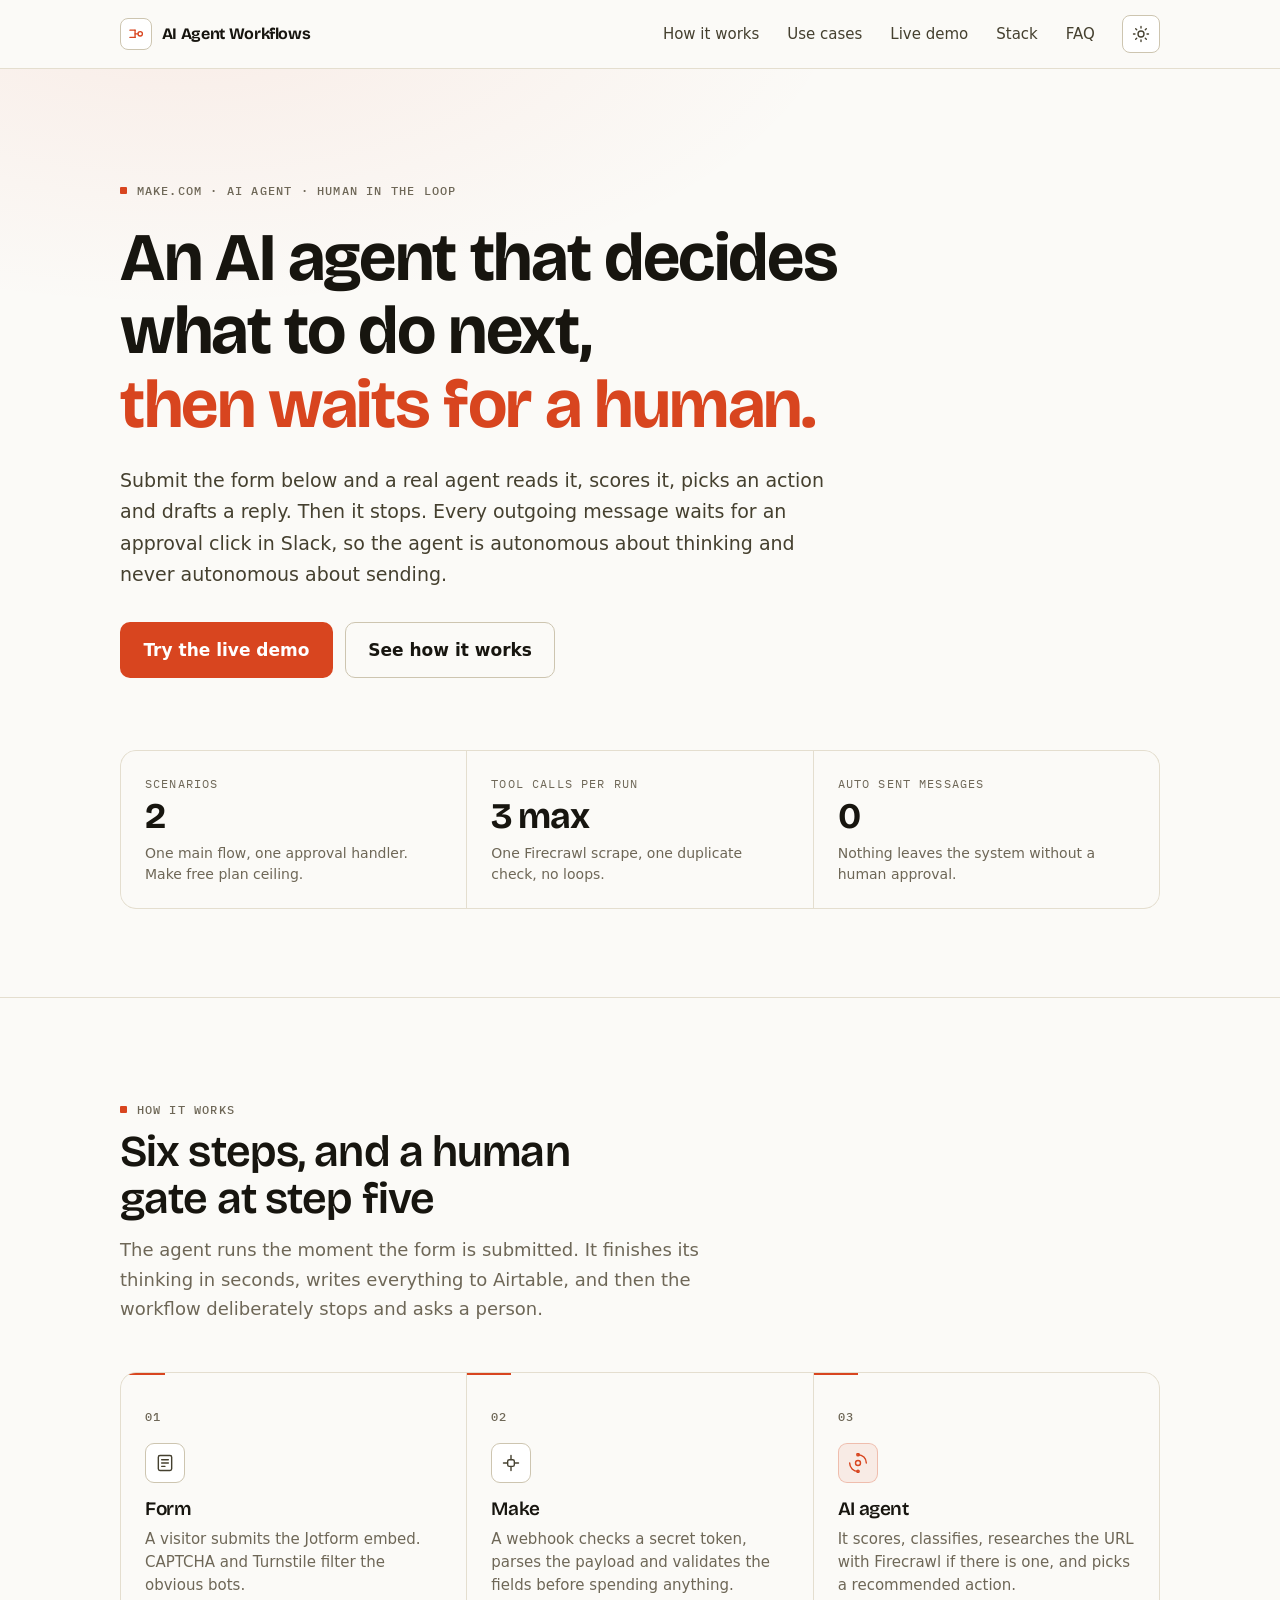
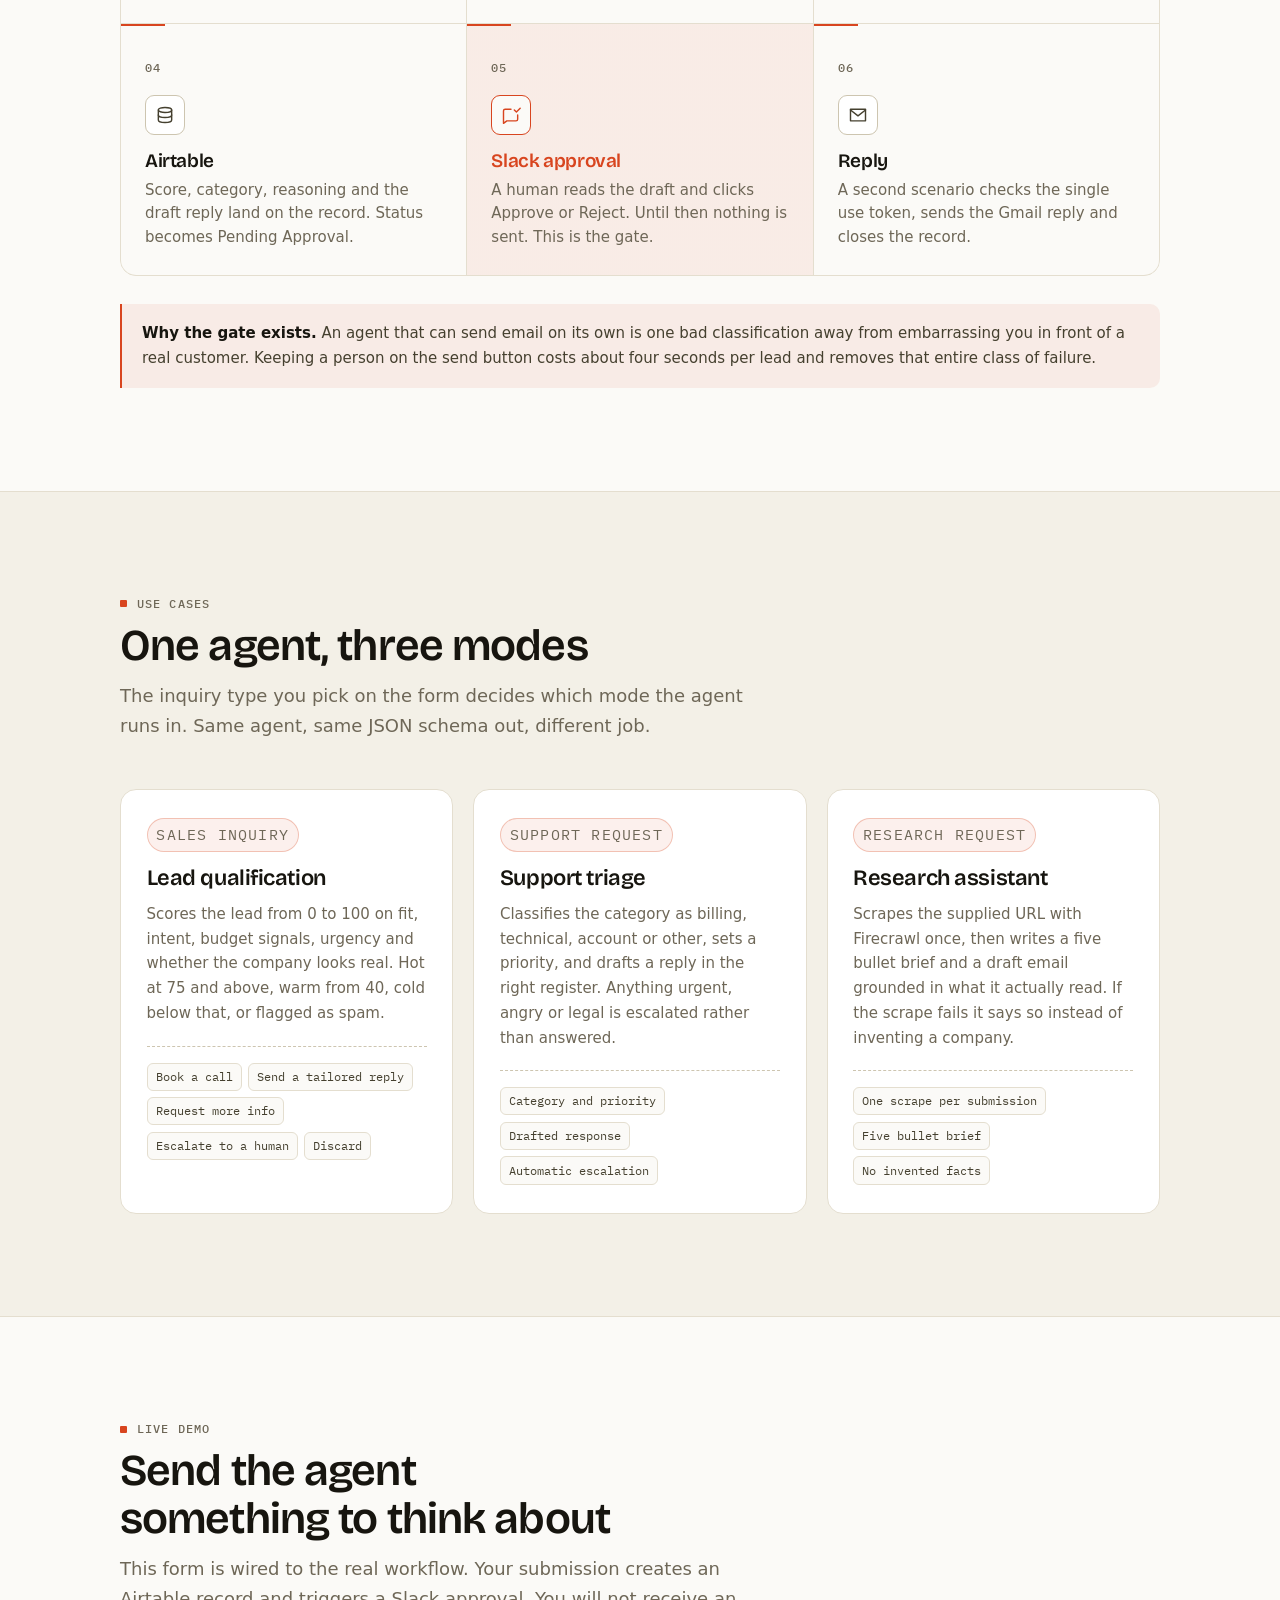
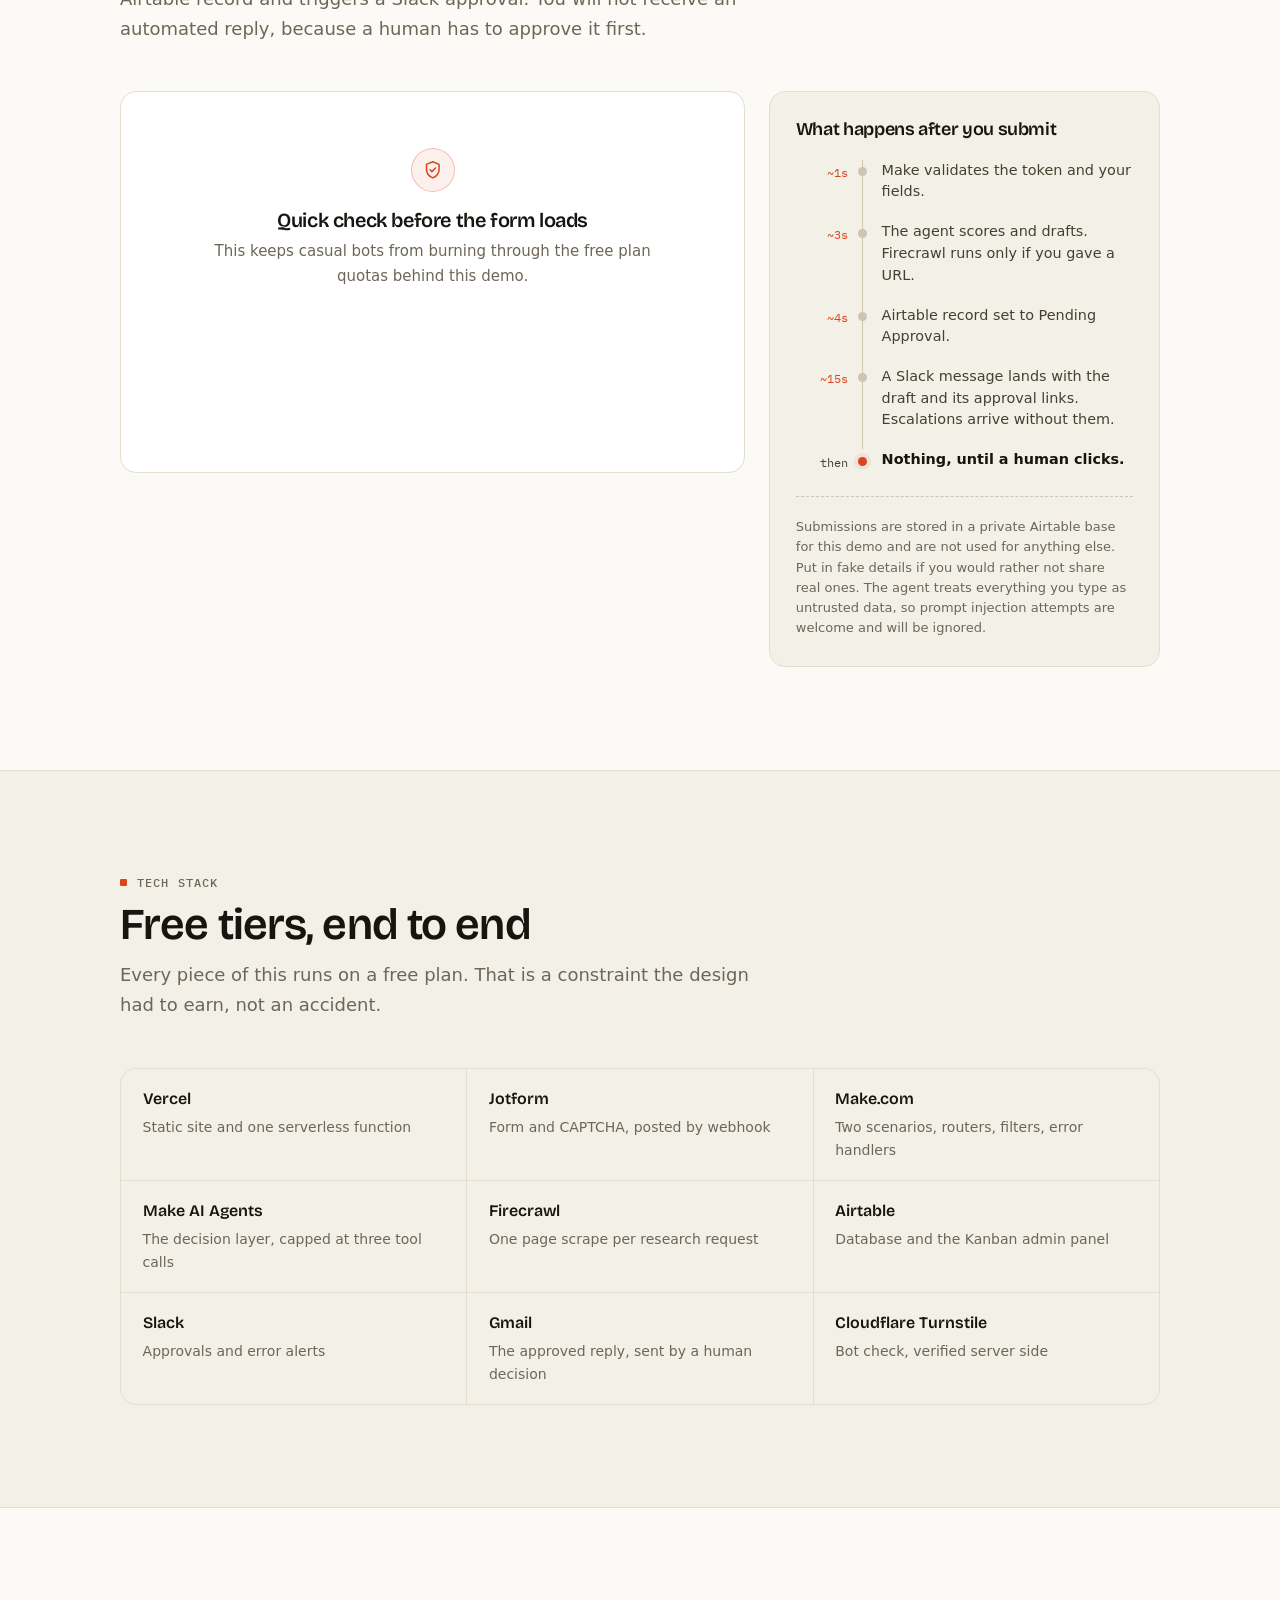
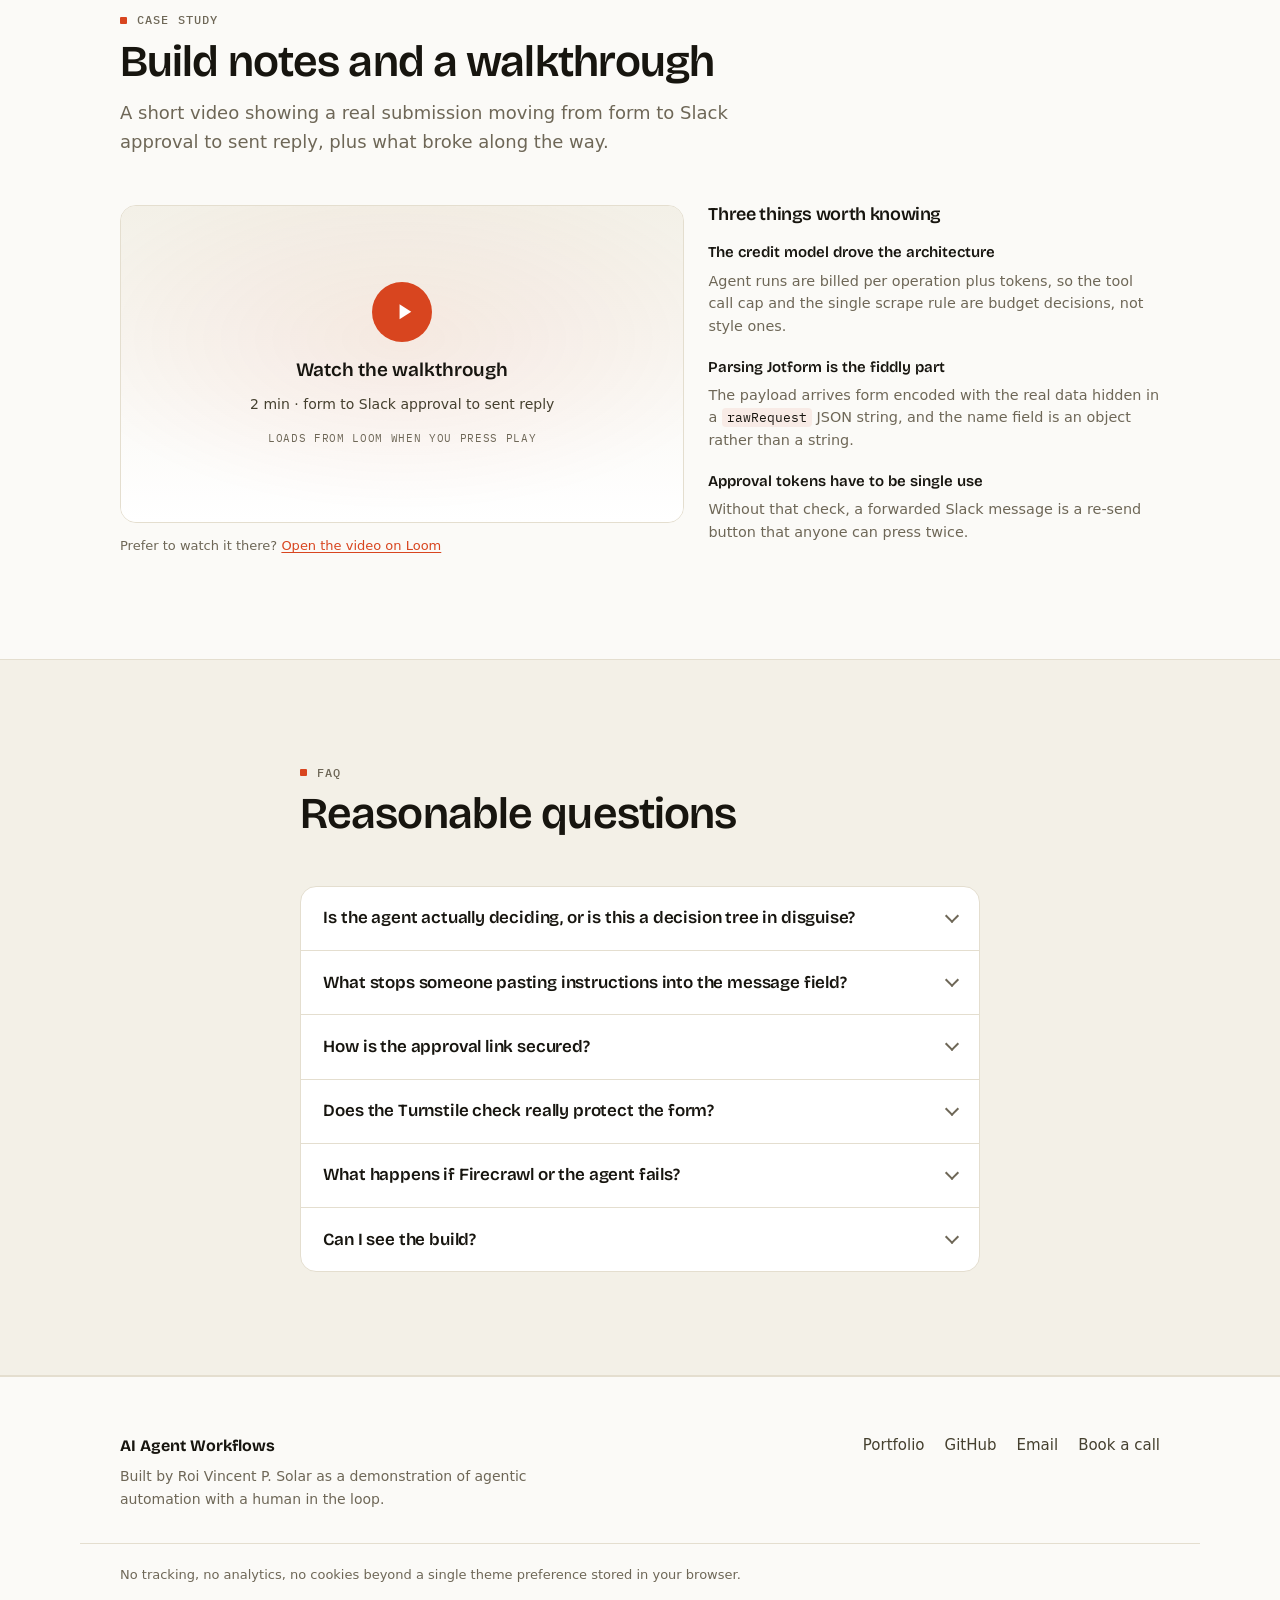
<file: index.html>
<!DOCTYPE html>
<html lang="en" data-theme="light">
<head>
<meta charset="utf-8">
<meta name="viewport" content="width=device-width, initial-scale=1">
<title>AI Agent Workflows — an AI agent that decides, then waits for a human</title>
<meta name="description" content="A working demo of an AI agent built in Make.com. It qualifies leads, triages support and researches companies, then routes every decision through a human approval in Slack before anything is sent.">
<meta name="author" content="Roi Vincent P. Solar">
<meta name="theme-color" content="#FBFAF7" media="(prefers-color-scheme: light)">
<meta name="theme-color" content="#0E0D0B" media="(prefers-color-scheme: dark)">

<link rel="canonical" href="https://aiagentworkflows.vercel.app/">

<!-- Open Graph -->
<meta property="og:type" content="website">
<meta property="og:site_name" content="AI Agent Workflows">
<meta property="og:title" content="AI Agent Workflows — an AI agent that decides, then waits for a human">
<meta property="og:description" content="Submit a form and watch an AI agent score, classify and draft a reply. Nothing reaches the visitor until a human approves it in Slack.">
<meta property="og:url" content="https://aiagentworkflows.vercel.app/">
<meta property="og:image" content="https://aiagentworkflows.vercel.app/assets/og-image.png">
<meta property="og:image:width" content="1200">
<meta property="og:image:height" content="630">
<meta property="og:image:alt" content="AI Agent Workflows: form to Make to AI agent to Airtable to Slack approval to reply.">

<!-- Twitter -->
<meta name="twitter:card" content="summary_large_image">
<meta name="twitter:title" content="AI Agent Workflows — an AI agent that decides, then waits for a human">
<meta name="twitter:description" content="Submit a form and watch an AI agent score, classify and draft a reply. Nothing reaches the visitor until a human approves it in Slack.">
<meta name="twitter:image" content="https://aiagentworkflows.vercel.app/assets/og-image.png">

<link rel="icon" href="/assets/favicon.svg" type="image/svg+xml">

<link rel="preconnect" href="https://fonts.googleapis.com">
<link rel="preconnect" href="https://fonts.gstatic.com" crossorigin>
<link rel="stylesheet" href="https://fonts.googleapis.com/css2?family=Bricolage+Grotesque:opsz,wght@12..96,500;12..96,600;12..96,700&family=IBM+Plex+Mono:wght@400;500&display=swap">
<link rel="stylesheet" href="/styles.css">

<script type="application/ld+json">
{
  "@context": "https://schema.org",
  "@type": "SoftwareApplication",
  "name": "AI Agent Workflows",
  "applicationCategory": "BusinessApplication",
  "operatingSystem": "Web",
  "description": "A demonstration of an AI agent built with Make.com that qualifies leads, triages support requests and researches companies, with a human approval step in Slack before any reply is sent.",
  "author": { "@type": "Person", "name": "Roi Vincent P. Solar" },
  "offers": { "@type": "Offer", "price": "0", "priceCurrency": "USD" }
}
</script>

<!-- Sets the theme before first paint so the page never flashes the wrong colours. -->
<script>
(function () {
  try {
    var saved = localStorage.getItem('aaw-theme');
    var theme = saved || (window.matchMedia('(prefers-color-scheme: dark)').matches ? 'dark' : 'light');
    document.documentElement.setAttribute('data-theme', theme);
  } catch (e) { /* private mode, keep the default */ }
})();
</script>
</head>

<body>
<a class="skip-link" href="#main">Skip to content</a>

<header class="site-header">
  <div class="shell site-header__inner">
    <a class="brand" href="/">
      <span class="brand__mark" aria-hidden="true">
        <svg viewBox="0 0 24 24" fill="none" stroke="currentColor" stroke-width="1.8" stroke-linecap="round" stroke-linejoin="round">
          <path d="M4 7h7"></path><path d="M4 17h7"></path><path d="M11 7v10"></path>
          <circle cx="18" cy="12" r="3"></circle><path d="M11 12h4"></path>
        </svg>
      </span>
      <span class="brand__text">AI Agent Workflows</span>
    </a>

    <nav class="site-nav" id="site-nav" aria-label="Main">
      <a href="#how">How it works</a>
      <a href="#use-cases">Use cases</a>
      <a href="#demo">Live demo</a>
      <a href="#stack">Stack</a>
      <a href="#faq">FAQ</a>
    </nav>

    <div class="site-header__actions">
      <button class="icon-btn" id="theme-toggle" type="button" aria-label="Switch to dark mode" aria-pressed="false">
        <svg class="icon-sun" viewBox="0 0 24 24" fill="none" stroke="currentColor" stroke-width="1.8" stroke-linecap="round" aria-hidden="true">
          <circle cx="12" cy="12" r="4"></circle>
          <path d="M12 2v2M12 20v2M4.9 4.9l1.4 1.4M17.7 17.7l1.4 1.4M2 12h2M20 12h2M4.9 19.1l1.4-1.4M17.7 6.3l1.4-1.4"></path>
        </svg>
        <svg class="icon-moon" viewBox="0 0 24 24" fill="none" stroke="currentColor" stroke-width="1.8" stroke-linecap="round" stroke-linejoin="round" aria-hidden="true">
          <path d="M20 14.5A8.5 8.5 0 1 1 9.5 4a6.5 6.5 0 0 0 10.5 10.5z"></path>
        </svg>
      </button>

      <button class="icon-btn nav-toggle" id="nav-toggle" type="button" aria-label="Open menu" aria-expanded="false" aria-controls="site-nav">
        <svg viewBox="0 0 24 24" fill="none" stroke="currentColor" stroke-width="1.8" stroke-linecap="round" aria-hidden="true">
          <path d="M4 7h16M4 12h16M4 17h16"></path>
        </svg>
      </button>
    </div>
  </div>
</header>

<main id="main">

  <!-- ================= HERO ================= -->
  <section class="hero">
    <div class="shell hero__inner">
      <p class="eyebrow">Make.com · AI agent · human in the loop</p>

      <h1 class="hero__title">
        An AI agent that decides what to do next,
        <span class="hero__title-accent">then waits for a human.</span>
      </h1>

      <p class="hero__lead">
        Submit the form below and a real agent reads it, scores it, picks an action and drafts a reply.
        Then it stops. Every outgoing message waits for an approval click in Slack, so the agent is
        autonomous about thinking and never autonomous about sending.
      </p>

      <div class="hero__actions">
        <a class="btn btn--primary" href="#demo">Try the live demo</a>
        <a class="btn btn--ghost" href="#how">See how it works</a>
      </div>

      <dl class="hero__stats">
        <div class="stat">
          <dt>Scenarios</dt>
          <dd>2</dd>
          <p>One main flow, one approval handler. Make free plan ceiling.</p>
        </div>
        <div class="stat">
          <dt>Tool calls per run</dt>
          <dd>3 max</dd>
          <p>One Firecrawl scrape, one duplicate check, no loops.</p>
        </div>
        <div class="stat">
          <dt>Auto sent messages</dt>
          <dd>0</dd>
          <p>Nothing leaves the system without a human approval.</p>
        </div>
      </dl>
    </div>
  </section>

  <!-- ================= HOW IT WORKS ================= -->
  <section class="section" id="how">
    <div class="shell">
      <header class="section__head">
        <p class="eyebrow">How it works</p>
        <h2 class="section__title">Six steps, and a human gate at step five</h2>
        <p class="section__lead">
          The agent runs the moment the form is submitted. It finishes its thinking in seconds, writes
          everything to Airtable, and then the workflow deliberately stops and asks a person.
        </p>
      </header>

      <ol class="flow" id="flow" aria-label="Workflow from form submission to reply">
        <li class="flow__step">
          <span class="flow__index">01</span>
          <span class="flow__icon" aria-hidden="true">
            <svg viewBox="0 0 24 24" fill="none" stroke="currentColor" stroke-width="1.7" stroke-linecap="round" stroke-linejoin="round">
              <rect x="4" y="3" width="16" height="18" rx="2"></rect>
              <path d="M8 8h8M8 12h8M8 16h4"></path>
            </svg>
          </span>
          <h3>Form</h3>
          <p>A visitor submits the Jotform embed. CAPTCHA and Turnstile filter the obvious bots.</p>
        </li>

        <li class="flow__step">
          <span class="flow__index">02</span>
          <span class="flow__icon" aria-hidden="true">
            <svg viewBox="0 0 24 24" fill="none" stroke="currentColor" stroke-width="1.7" stroke-linecap="round" stroke-linejoin="round">
              <path d="M12 3v4M12 17v4M3 12h4M17 12h4"></path>
              <rect x="8" y="8" width="8" height="8" rx="2"></rect>
            </svg>
          </span>
          <h3>Make</h3>
          <p>A webhook checks a secret token, parses the payload and validates the fields before spending anything.</p>
        </li>

        <li class="flow__step flow__step--accent">
          <span class="flow__index">03</span>
          <span class="flow__icon" aria-hidden="true">
            <svg viewBox="0 0 24 24" fill="none" stroke="currentColor" stroke-width="1.7" stroke-linecap="round" stroke-linejoin="round">
              <circle cx="12" cy="12" r="3"></circle>
              <path d="M12 2a10 10 0 0 1 10 10M12 22A10 10 0 0 1 2 12"></path>
              <circle cx="12" cy="2" r="1.4"></circle><circle cx="12" cy="22" r="1.4"></circle>
            </svg>
          </span>
          <h3>AI agent</h3>
          <p>It scores, classifies, researches the URL with Firecrawl if there is one, and picks a recommended action.</p>
        </li>

        <li class="flow__step">
          <span class="flow__index">04</span>
          <span class="flow__icon" aria-hidden="true">
            <svg viewBox="0 0 24 24" fill="none" stroke="currentColor" stroke-width="1.7" stroke-linecap="round" stroke-linejoin="round">
              <ellipse cx="12" cy="6" rx="8" ry="3"></ellipse>
              <path d="M4 6v12c0 1.7 3.6 3 8 3s8-1.3 8-3V6"></path>
              <path d="M4 12c0 1.7 3.6 3 8 3s8-1.3 8-3"></path>
            </svg>
          </span>
          <h3>Airtable</h3>
          <p>Score, category, reasoning and the draft reply land on the record. Status becomes Pending Approval.</p>
        </li>

        <li class="flow__step flow__step--gate">
          <span class="flow__index">05</span>
          <span class="flow__icon" aria-hidden="true">
            <svg viewBox="0 0 24 24" fill="none" stroke="currentColor" stroke-width="1.7" stroke-linecap="round" stroke-linejoin="round">
              <path d="M20 12v5a2 2 0 0 1-2 2H7l-4 3V7a2 2 0 0 1 2-2h7"></path>
              <path d="M16 6l2.5 2.5L23 4"></path>
            </svg>
          </span>
          <h3>Slack approval</h3>
          <p>A human reads the draft and clicks Approve or Reject. Until then nothing is sent. This is the gate.</p>
        </li>

        <li class="flow__step">
          <span class="flow__index">06</span>
          <span class="flow__icon" aria-hidden="true">
            <svg viewBox="0 0 24 24" fill="none" stroke="currentColor" stroke-width="1.7" stroke-linecap="round" stroke-linejoin="round">
              <path d="M3 5h18v14H3z"></path><path d="M3 6l9 7 9-7"></path>
            </svg>
          </span>
          <h3>Reply</h3>
          <p>A second scenario checks the single use token, sends the Gmail reply and closes the record.</p>
        </li>
      </ol>

      <p class="note">
        <strong>Why the gate exists.</strong> An agent that can send email on its own is one bad
        classification away from embarrassing you in front of a real customer. Keeping a person on the
        send button costs about four seconds per lead and removes that entire class of failure.
      </p>
    </div>
  </section>

  <!-- ================= USE CASES ================= -->
  <section class="section section--alt" id="use-cases">
    <div class="shell">
      <header class="section__head">
        <p class="eyebrow">Use cases</p>
        <h2 class="section__title">One agent, three modes</h2>
        <p class="section__lead">
          The inquiry type you pick on the form decides which mode the agent runs in. Same agent, same
          JSON schema out, different job.
        </p>
      </header>

      <div class="cards">
        <article class="card">
          <p class="card__tag">Sales inquiry</p>
          <h3 class="card__title">Lead qualification</h3>
          <p>
            Scores the lead from 0 to 100 on fit, intent, budget signals, urgency and whether the company
            looks real. Hot at 75 and above, warm from 40, cold below that, or flagged as spam.
          </p>
          <ul class="card__list">
            <li>Book a call</li>
            <li>Send a tailored reply</li>
            <li>Request more info</li>
            <li>Escalate to a human</li>
            <li>Discard</li>
          </ul>
        </article>

        <article class="card">
          <p class="card__tag">Support request</p>
          <h3 class="card__title">Support triage</h3>
          <p>
            Classifies the category as billing, technical, account or other, sets a priority, and drafts a
            reply in the right register. Anything urgent, angry or legal is escalated rather than answered.
          </p>
          <ul class="card__list">
            <li>Category and priority</li>
            <li>Drafted response</li>
            <li>Automatic escalation</li>
          </ul>
        </article>

        <article class="card">
          <p class="card__tag">Research request</p>
          <h3 class="card__title">Research assistant</h3>
          <p>
            Scrapes the supplied URL with Firecrawl once, then writes a five bullet brief and a draft email
            grounded in what it actually read. If the scrape fails it says so instead of inventing a company.
          </p>
          <ul class="card__list">
            <li>One scrape per submission</li>
            <li>Five bullet brief</li>
            <li>No invented facts</li>
          </ul>
        </article>
      </div>
    </div>
  </section>

  <!-- ================= LIVE DEMO ================= -->
  <section class="section" id="demo">
    <div class="shell">
      <header class="section__head">
        <p class="eyebrow">Live demo</p>
        <h2 class="section__title">Send the agent something to think about</h2>
        <p class="section__lead">
          This form is wired to the real workflow. Your submission creates an Airtable record and triggers a
          Slack approval. You will not receive an automated reply, because a human has to approve it first.
        </p>
      </header>

      <div class="demo">
        <div class="demo__form">
          <div class="gate" id="gate">
            <span class="gate__badge" aria-hidden="true">
              <svg viewBox="0 0 24 24" fill="none" stroke="currentColor" stroke-width="1.7" stroke-linecap="round" stroke-linejoin="round">
                <path d="M12 3l7 3v5c0 4.4-3 8.3-7 10-4-1.7-7-5.6-7-10V6z"></path>
                <path d="M9 12l2 2 4-4"></path>
              </svg>
            </span>
            <h3 class="gate__title">Quick check before the form loads</h3>
            <p class="gate__text">
              This keeps casual bots from burning through the free plan quotas behind this demo.
            </p>
            <div class="cf-turnstile"
                 id="turnstile-widget"
                 data-sitekey="0x4AAAAAAF88WyY84n6TX_vL"
                 data-callback="onTurnstileSuccess"
                 data-error-callback="onTurnstileError"
                 data-expired-callback="onTurnstileExpired"
                 data-theme="auto"></div>
            <p class="gate__status" id="gate-status" role="status" aria-live="polite"></p>
          </div>

          <div class="form-frame" id="form-frame" hidden>
            <iframe
              id="jotform"
              title="AI Agent Workflows demo form"
              data-src="https://form.jotform.com/263141368297059"
              allow="fullscreen"
              referrerpolicy="strict-origin"
              scrolling="auto"
              loading="lazy"></iframe>
            <p class="form-frame__foot">
              Form not loading?
              <a href="https://form.jotform.com/263141368297059" target="_blank" rel="noopener">Open it in a new tab</a>
            </p>
          </div>
        </div>

        <aside class="demo__aside">
          <div class="demo__aside-sticky">
            <h3 class="demo__aside-title">What happens after you submit</h3>
            <ol class="steps">
              <li>
                <span class="steps__t">~1s</span>
                <span class="steps__d">Make validates the token and your fields.</span>
              </li>
              <li>
                <span class="steps__t">~3s</span>
                <span class="steps__d">The agent scores and drafts. Firecrawl runs only if you gave a URL.</span>
              </li>
              <li>
                <span class="steps__t">~4s</span>
                <span class="steps__d">Airtable record set to Pending Approval.</span>
              </li>
              <li>
                <span class="steps__t">~15s</span>
                <span class="steps__d">A Slack message lands with the draft and its approval links. Escalations arrive without them.</span>
              </li>
              <li class="steps__halt">
                <span class="steps__t">then</span>
                <span class="steps__d">Nothing, until a human clicks.</span>
              </li>
            </ol>
            <p class="demo__privacy">
              Submissions are stored in a private Airtable base for this demo and are not used for anything
              else. Put in fake details if you would rather not share real ones. The agent treats everything
              you type as untrusted data, so prompt injection attempts are welcome and will be ignored.
            </p>
          </div>
        </aside>
      </div>
    </div>
  </section>

  <!-- ================= STACK ================= -->
  <section class="section section--alt" id="stack">
    <div class="shell">
      <header class="section__head">
        <p class="eyebrow">Tech stack</p>
        <h2 class="section__title">Free tiers, end to end</h2>
        <p class="section__lead">
          Every piece of this runs on a free plan. That is a constraint the design had to earn, not an
          accident.
        </p>
      </header>

      <ul class="stack">
        <li><span class="stack__name">Vercel</span><span class="stack__role">Static site and one serverless function</span></li>
        <li><span class="stack__name">Jotform</span><span class="stack__role">Form and CAPTCHA, posted by webhook</span></li>
        <li><span class="stack__name">Make.com</span><span class="stack__role">Two scenarios, routers, filters, error handlers</span></li>
        <li><span class="stack__name">Make AI Agents</span><span class="stack__role">The decision layer, capped at three tool calls</span></li>
        <li><span class="stack__name">Firecrawl</span><span class="stack__role">One page scrape per research request</span></li>
        <li><span class="stack__name">Airtable</span><span class="stack__role">Database and the Kanban admin panel</span></li>
        <li><span class="stack__name">Slack</span><span class="stack__role">Approvals and error alerts</span></li>
        <li><span class="stack__name">Gmail</span><span class="stack__role">The approved reply, sent by a human decision</span></li>
        <li><span class="stack__name">Cloudflare Turnstile</span><span class="stack__role">Bot check, verified server side</span></li>
      </ul>
    </div>
  </section>

  <!-- ================= CASE STUDY ================= -->
  <section class="section" id="case-study">
    <div class="shell">
      <header class="section__head">
        <p class="eyebrow">Case study</p>
        <h2 class="section__title">Build notes and a walkthrough</h2>
        <p class="section__lead">
          A short video showing a real submission moving from form to Slack approval to sent reply, plus
          what broke along the way.
        </p>
      </header>

      <div class="case">
        <div class="case__video">
          <!-- Click to load. Nothing is requested from Loom until the visitor
               presses play, which keeps the no-cookies claim in the footer true
               and stops a third party script loading on every page view. -->
          <div class="video" id="video">
            <button class="video__poster"
                    id="video-play"
                    type="button"
                    data-embed="https://www.loom.com/embed/8e9e0c5917964ad2b20f250f09294bf0"
                    aria-label="Play the demo video. It loads from Loom when you press play.">
              <span class="video__play" aria-hidden="true">
                <svg viewBox="0 0 24 24" fill="currentColor"><path d="M8 5v14l11-7z"></path></svg>
              </span>
              <span class="video__label">Watch the walkthrough</span>
              <span class="video__meta">2 min · form to Slack approval to sent reply</span>
              <span class="video__note">Loads from Loom when you press play</span>
            </button>
          </div>
          <p class="case__fallback">
            Prefer to watch it there?
            <a href="https://www.loom.com/share/8e9e0c5917964ad2b20f250f09294bf0" target="_blank" rel="noopener">Open the video on Loom</a>
          </p>
        </div>

        <div class="case__notes">
          <h3>Three things worth knowing</h3>
          <dl class="notes">
            <dt>The credit model drove the architecture</dt>
            <dd>Agent runs are billed per operation plus tokens, so the tool call cap and the single scrape rule are budget decisions, not style ones.</dd>

            <dt>Parsing Jotform is the fiddly part</dt>
            <dd>The payload arrives form encoded with the real data hidden in a <code>rawRequest</code> JSON string, and the name field is an object rather than a string.</dd>

            <dt>Approval tokens have to be single use</dt>
            <dd>Without that check, a forwarded Slack message is a re-send button that anyone can press twice.</dd>
          </dl>
        </div>
      </div>
    </div>
  </section>

  <!-- ================= FAQ ================= -->
  <section class="section section--alt" id="faq">
    <div class="shell shell--narrow">
      <header class="section__head">
        <p class="eyebrow">FAQ</p>
        <h2 class="section__title">Reasonable questions</h2>
      </header>

      <div class="faq">
        <details>
          <summary>Is the agent actually deciding, or is this a decision tree in disguise?</summary>
          <div class="faq__body">
            <p>
              It decides. The agent is given the form content, a set of tools and a description of the five
              actions it can recommend, and it chooses one along with a score, a category and a draft. The
              router in Make only carries out whatever the agent returned. What is fixed is the schema it
              has to answer in, not the answer.
            </p>
          </div>
        </details>

        <details>
          <summary>What stops someone pasting instructions into the message field?</summary>
          <div class="faq__body">
            <p>
              The system prompt tells the agent to treat everything from the form as untrusted data and to
              ignore instructions found inside it. That handles the common cases. It is a mitigation rather
              than a guarantee, which is exactly why the human approval gate exists: a successful injection
              still has to get a person to click Approve on an obviously wrong draft.
            </p>
          </div>
        </details>

        <details>
          <summary>How is the approval link secured?</summary>
          <div class="faq__body">
            <p>
              Each submission gets a random token stored on its Airtable record. The approval page passes it
              back to a second Make scenario, which checks that the token matches that record and has not
              been used before, then marks it used. A second click on the same link does nothing. The page
              itself shows only the action being confirmed, never the lead's details.
            </p>
          </div>
        </details>

        <details>
          <summary>Does the Turnstile check really protect the form?</summary>
          <div class="faq__body">
            <p>
              Partly, and it is worth being straight about this. Turnstile sits on this page and is verified
              server side before the form is revealed, which stops casual bots. The form itself is a Jotform
              iframe with its own URL, so a determined bot can post to Jotform directly and skip this page.
              Jotform's own CAPTCHA and the secret token check in Make are what cover that gap. A custom
              form posting through the verification function would close it properly.
            </p>
          </div>
        </details>

        <details>
          <summary>What happens if Firecrawl or the agent fails?</summary>
          <div class="faq__body">
            <p>
              Error handler routes catch it. The record is set to Status = Error with the failure written to
              an Error Log field, and a Slack alert goes out. If the agent returns something that is not
              valid JSON, the record goes to Needs human review instead. Nothing fails silently and nothing
              half sends.
            </p>
          </div>
        </details>

        <details>
          <summary>Can I see the build?</summary>
          <div class="faq__body">
            <p>
              Yes. The site is plain HTML, CSS and JavaScript with no build step, and the repository is
              public. <a href="https://github.com/RoiSolarr">Browse it on GitHub</a> or
              <a href="https://cal.com/sooyaaa-nnub4s/15min">book a short call</a> if you would rather I walk you through the
              Make scenarios directly.
            </p>
          </div>
        </details>
      </div>
    </div>
  </section>
</main>

<footer class="site-footer">
  <div class="shell site-footer__inner">
    <div class="site-footer__brand">
      <p class="brand__text">AI Agent Workflows</p>
      <p class="site-footer__tag">
        Built by Roi Vincent P. Solar as a demonstration of agentic automation with a human in the loop.
      </p>
    </div>

    <nav class="site-footer__links" aria-label="Footer">
      <a href="https://roislrportfolio.netlify.app">Portfolio</a>
      <a href="https://github.com/RoiSolarr">GitHub</a>
      <a href="mailto:roivincentsolar@gmail.com">Email</a>
      <a href="https://cal.com/sooyaaa-nnub4s/15min">Book a call</a>
    </nav>
  </div>
  <div class="shell site-footer__legal">
    <p>No tracking, no analytics, no cookies beyond a single theme preference stored in your browser.</p>
  </div>
</footer>

<!-- script.js runs first so the global Turnstile callbacks exist before the widget loads. -->
<script src="/script.js"></script>
<script src="https://challenges.cloudflare.com/turnstile/v0/api.js" async defer></script>
</body>
</html>
</file>
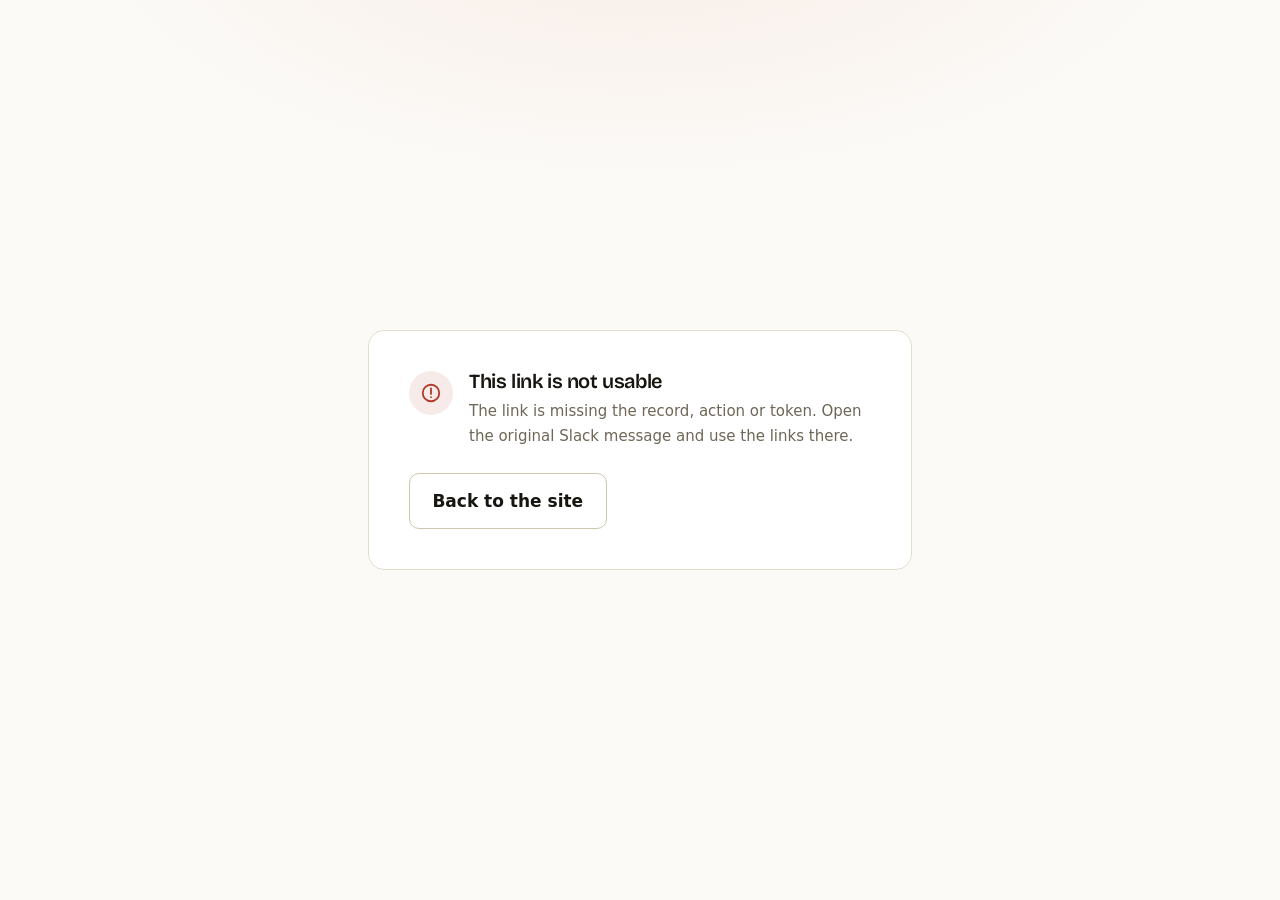
<file: approve.html>
<!DOCTYPE html>
<html lang="en" data-theme="light">
<head>
<meta charset="utf-8">
<meta name="viewport" content="width=device-width, initial-scale=1">
<title>Confirm action — AI Agent Workflows</title>

<!-- This page must never be indexed. The vercel.json header is the real
     enforcement; this tag is the belt to that pair of braces. -->
<meta name="robots" content="noindex, nofollow, noarchive, noimageindex">
<meta name="referrer" content="no-referrer">
<meta name="description" content="Internal approval confirmation page.">

<meta name="theme-color" content="#FBFAF7" media="(prefers-color-scheme: light)">
<meta name="theme-color" content="#0E0D0B" media="(prefers-color-scheme: dark)">

<link rel="icon" href="/assets/favicon.svg" type="image/svg+xml">

<link rel="preconnect" href="https://fonts.googleapis.com">
<link rel="preconnect" href="https://fonts.gstatic.com" crossorigin>
<link rel="stylesheet" href="https://fonts.googleapis.com/css2?family=Bricolage+Grotesque:opsz,wght@12..96,500;12..96,600;12..96,700&family=IBM+Plex+Mono:wght@400;500&display=swap">
<link rel="stylesheet" href="/styles.css">

<script>
(function () {
  try {
    var saved = localStorage.getItem('aaw-theme');
    var theme = saved || (window.matchMedia('(prefers-color-scheme: dark)').matches ? 'dark' : 'light');
    document.documentElement.setAttribute('data-theme', theme);
  } catch (e) { /* private mode, keep the default */ }
})();
</script>
</head>

<body class="approve-body">
<main class="approve-main">

  <!-- ---------- State A: confirm ---------- -->
  <section class="panel" id="state-confirm" hidden>
    <a class="panel__brand" href="/">
      <svg viewBox="0 0 24 24" fill="none" stroke="currentColor" stroke-width="1.8" stroke-linecap="round" stroke-linejoin="round" aria-hidden="true">
        <path d="M4 7h7"></path><path d="M4 17h7"></path><path d="M11 7v10"></path>
        <circle cx="18" cy="12" r="3"></circle><path d="M11 12h4"></path>
      </svg>
      AI Agent Workflows
    </a>

    <h1 class="panel__title">Confirm this action</h1>
    <p class="panel__text">
      You opened an approval link from Slack. Confirm the action below, or reject it. The lead's details
      are deliberately not shown here, only the decision you are about to make.
    </p>

    <div class="action-box">
      <div class="action-box__row">
        <span class="action-box__key">Action</span>
        <span class="action-box__val" id="action-label">—</span>
      </div>
      <div class="action-box__row">
        <span class="action-box__key">Record</span>
        <span class="action-box__val" id="record-label">—</span>
      </div>
    </div>

    <p class="panel__text" id="action-meaning"></p>
    <p class="panel__text panel__hint" id="decision-hint" hidden></p>

    <div class="panel__actions" id="confirm-actions">
      <button class="btn btn--primary" id="btn-approve" type="button">Approve and send</button>
      <button class="btn btn--danger" id="btn-reject" type="button">Reject</button>
    </div>

    <p class="panel__fineprint">
      This link works once. After you click, the token is marked used in Airtable and the link becomes
      inert, so a forwarded Slack message cannot re-send anything.
    </p>
  </section>

  <!-- ---------- State B: working ---------- -->
  <section class="panel" id="state-working" hidden>
    <div class="verdict">
      <span class="verdict__icon" aria-hidden="true"><span class="spinner"></span></span>
      <div>
        <h2 id="working-title">Sending your decision</h2>
        <p>Talking to the approval handler. This usually takes a second or two.</p>
      </div>
    </div>
  </section>

  <!-- ---------- State C: done ---------- -->
  <section class="panel" id="state-done" hidden>
    <div class="verdict" id="done-verdict">
      <span class="verdict__icon" id="done-icon" aria-hidden="true"></span>
      <div>
        <h2 id="done-title">—</h2>
        <p id="done-text">—</p>
      </div>
    </div>
    <div class="panel__actions">
      <a class="btn btn--ghost" href="/">Back to the site</a>
      <button class="btn btn--ghost" id="btn-retry" type="button" hidden>Try again</button>
    </div>
  </section>

  <!-- ---------- State D: bad link ---------- -->
  <section class="panel" id="state-invalid" hidden>
    <div class="verdict verdict--bad">
      <span class="verdict__icon" aria-hidden="true">
        <svg viewBox="0 0 24 24" fill="none" stroke="currentColor" stroke-width="2" stroke-linecap="round">
          <circle cx="12" cy="12" r="9"></circle><path d="M12 7v6M12 16.5v.01"></path>
        </svg>
      </span>
      <div>
        <h2>This link is not usable</h2>
        <p id="invalid-reason">
          The approval link is missing information or is malformed. Open the original message in Slack and
          use the links there.
        </p>
      </div>
    </div>
    <div class="panel__actions">
      <a class="btn btn--ghost" href="/">Back to the site</a>
    </div>
  </section>

</main>

<script src="/approve.js"></script>
</body>
</html>
</file>
<file: styles.css>
/* ============================================================
   AI Agent Workflows
   Design notes: warm paper ground, deep ink, one vermilion signal
   colour. Hairline borders instead of shadows, mono for anything
   machine-ish, a wide display face for headings. Shared by
   index.html and approve.html.
   ============================================================ */

/* ---------- 1. Tokens ---------- */

:root {
  --bg:            #FBFAF7;
  --bg-alt:        #F3F0E7;
  --surface:       #FFFFFF;
  --ink:           #17150F;
  --ink-2:         #45402F;
  --muted:         #6E6757;
  --border:        #E4DECF;
  --border-strong: #CDC5B0;
  --accent:        #D8451F;
  --accent-hover:  #BC3714;
  --accent-ink:    #FFFFFF;
  --accent-soft:   rgba(216, 69, 31, 0.08);
  --accent-line:   rgba(216, 69, 31, 0.28);
  --good:          #2F7A58;
  --good-soft:     rgba(47, 122, 88, 0.10);
  --danger:        #B23A2B;
  --danger-soft:   rgba(178, 58, 43, 0.10);

  --font-display: 'Bricolage Grotesque', 'Segoe UI', system-ui, sans-serif;
  --font-body: system-ui, -apple-system, 'Segoe UI', Roboto, 'Helvetica Neue', Arial, sans-serif;
  --font-mono: 'IBM Plex Mono', ui-monospace, SFMono-Regular, 'Cascadia Mono', Menlo, Consolas, monospace;

  --shell: 1120px;
  --shell-narrow: 760px;
  --pad: clamp(1.25rem, 4vw, 2.5rem);
  --radius: 10px;
  --radius-lg: 16px;

  --speed: 220ms;
  --ease: cubic-bezier(0.22, 0.61, 0.36, 1);

  color-scheme: light;
}

[data-theme="dark"] {
  --bg:            #100F0C;
  --bg-alt:        #17150F;
  --surface:       #1C1913;
  --ink:           #F4F0E5;
  --ink-2:         #D2CBB9;
  --muted:         #968E7C;
  --border:        #2C281F;
  --border-strong: #433C2E;
  --accent:        #FF6B3D;
  --accent-hover:  #FF8560;
  --accent-ink:    #1A0C05;
  --accent-soft:   rgba(255, 107, 61, 0.11);
  --accent-line:   rgba(255, 107, 61, 0.32);
  --good:          #5FB68C;
  --good-soft:     rgba(95, 182, 140, 0.12);
  --danger:        #F07E6B;
  --danger-soft:   rgba(240, 126, 107, 0.12);

  color-scheme: dark;
}

/* ---------- 2. Reset and base ---------- */

*, *::before, *::after { box-sizing: border-box; }

html {
  -webkit-text-size-adjust: 100%;
  scroll-behavior: smooth;
  scroll-padding-top: 5.5rem;
}

body {
  margin: 0;
  background: var(--bg);
  color: var(--ink);
  font-family: var(--font-body);
  font-size: clamp(1rem, 0.96rem + 0.2vw, 1.0625rem);
  line-height: 1.65;
  -webkit-font-smoothing: antialiased;
  text-rendering: optimizeLegibility;
}

h1, h2, h3, h4 {
  font-family: var(--font-display);
  font-weight: 600;
  line-height: 1.08;
  letter-spacing: -0.02em;
  margin: 0;
  text-wrap: balance;
}

p { margin: 0; }

a { color: var(--accent); text-decoration-thickness: 1px; text-underline-offset: 0.18em; }
a:hover { color: var(--accent-hover); }

img, svg, iframe { max-width: 100%; }

code {
  font-family: var(--font-mono);
  font-size: 0.88em;
  background: var(--accent-soft);
  color: var(--ink);
  padding: 0.1em 0.4em;
  border-radius: 4px;
}

:focus-visible {
  outline: 2px solid var(--accent);
  outline-offset: 3px;
  border-radius: 3px;
}

::selection { background: var(--accent); color: var(--accent-ink); }

.skip-link {
  position: absolute;
  left: 0.75rem;
  top: -4rem;
  z-index: 100;
  background: var(--accent);
  color: var(--accent-ink);
  padding: 0.6rem 1rem;
  border-radius: var(--radius);
  font-weight: 600;
  text-decoration: none;
  transition: top var(--speed) var(--ease);
}
.skip-link:focus { top: 0.75rem; color: var(--accent-ink); }

/* ---------- 3. Layout helpers ---------- */

.shell {
  width: 100%;
  max-width: var(--shell);
  margin-inline: auto;
  padding-inline: var(--pad);
}
.shell--narrow { max-width: var(--shell-narrow); }

.section { padding-block: clamp(3.5rem, 8vw, 6.5rem); }

.section--alt {
  background: var(--bg-alt);
  border-block: 1px solid var(--border);
}

.section__head { max-width: 46rem; margin-bottom: clamp(2rem, 4vw, 3rem); }

.section__title {
  font-size: clamp(1.75rem, 1.2rem + 2.4vw, 2.75rem);
  margin-block: 0.5rem 0.75rem;
}

.section__lead {
  color: var(--muted);
  font-size: clamp(1rem, 0.97rem + 0.2vw, 1.125rem);
  max-width: 40rem;
}

.eyebrow {
  font-family: var(--font-mono);
  font-size: 0.75rem;
  font-weight: 500;
  letter-spacing: 0.1em;
  text-transform: uppercase;
  color: var(--muted);
  display: flex;
  align-items: center;
  flex-wrap: wrap;
  gap: 0.6rem;
}
@media (max-width: 420px) {
  .eyebrow { font-size: 0.6875rem; letter-spacing: 0.07em; }
}
.eyebrow::before {
  content: "";
  width: 7px;
  height: 7px;
  background: var(--accent);
  border-radius: 1px;
  flex: none;
}

/* ---------- 4. Header ---------- */

.site-header {
  position: sticky;
  top: 0;
  z-index: 50;
  background: color-mix(in srgb, var(--bg) 88%, transparent);
  backdrop-filter: saturate(160%) blur(10px);
  border-bottom: 1px solid var(--border);
}

.site-header__inner {
  display: flex;
  align-items: center;
  gap: 1rem;
  min-height: 4.25rem;
}

.brand {
  display: inline-flex;
  align-items: center;
  gap: 0.6rem;
  color: var(--ink);
  text-decoration: none;
  font-family: var(--font-display);
  font-weight: 700;
  letter-spacing: -0.02em;
  margin-right: auto;
}
.brand__mark {
  display: grid;
  place-items: center;
  width: 2rem;
  height: 2rem;
  border: 1px solid var(--border-strong);
  border-radius: 8px;
  color: var(--accent);
  background: var(--surface);
  flex: none;
}
.brand__mark svg { width: 1.1rem; height: 1.1rem; }
.brand__text { font-size: 1rem; white-space: nowrap; }

.site-nav { display: flex; gap: 0.35rem; }
.site-nav a {
  color: var(--ink-2);
  text-decoration: none;
  font-size: 0.9375rem;
  padding: 0.45rem 0.7rem;
  border-radius: 7px;
  white-space: nowrap;
  transition: background var(--speed) var(--ease), color var(--speed) var(--ease);
}
.site-nav a:hover { background: var(--accent-soft); color: var(--ink); }
.site-nav a.is-active { color: var(--accent); background: var(--accent-soft); }

.site-header__actions { display: flex; gap: 0.4rem; align-items: center; }

.icon-btn {
  display: grid;
  place-items: center;
  width: 2.375rem;
  height: 2.375rem;
  border: 1px solid var(--border-strong);
  border-radius: 8px;
  background: var(--surface);
  color: var(--ink-2);
  cursor: pointer;
  padding: 0;
  transition: border-color var(--speed) var(--ease), color var(--speed) var(--ease);
}
.icon-btn:hover { border-color: var(--accent); color: var(--accent); }
.icon-btn svg { width: 1.125rem; height: 1.125rem; }

.icon-moon { display: none; }
[data-theme="dark"] .icon-sun { display: none; }
[data-theme="dark"] .icon-moon { display: block; }

.nav-toggle { display: none; }

@media (max-width: 860px) {
  .nav-toggle { display: grid; }
  .site-nav {
    position: absolute;
    inset: 100% 0 auto 0;
    flex-direction: column;
    gap: 0;
    padding: 0.5rem var(--pad) 1rem;
    background: var(--bg);
    border-bottom: 1px solid var(--border);
    display: none;
  }
  .site-nav.is-open { display: flex; }
  .site-nav a { padding: 0.7rem 0.5rem; font-size: 1rem; }
}

/* ---------- 5. Buttons ---------- */

.btn {
  display: inline-flex;
  align-items: center;
  justify-content: center;
  gap: 0.5rem;
  padding: 0.8rem 1.4rem;
  border-radius: var(--radius);
  border: 1px solid transparent;
  font: inherit;
  font-weight: 600;
  text-decoration: none;
  cursor: pointer;
  transition: background var(--speed) var(--ease), border-color var(--speed) var(--ease),
              color var(--speed) var(--ease), transform var(--speed) var(--ease);
}
.btn:active { transform: translateY(1px); }

.btn--primary { background: var(--accent); color: var(--accent-ink); }
.btn--primary:hover { background: var(--accent-hover); color: var(--accent-ink); }

.btn--ghost {
  background: transparent;
  color: var(--ink);
  border-color: var(--border-strong);
}
.btn--ghost:hover { border-color: var(--accent); color: var(--accent); }

/* Neutral at rest. The brand colour is already a red, so a red Reject button
   sitting beside a red Approve button reads as two primary actions. It turns
   red only on hover, when the intent is clear. */
.btn--danger { background: transparent; color: var(--ink); border-color: var(--border-strong); }
.btn--danger:hover { background: var(--danger-soft); color: var(--danger); border-color: var(--danger); }

.btn[disabled] { opacity: 0.5; pointer-events: none; }

/* ---------- 6. Hero ---------- */

.hero {
  padding-block: clamp(3rem, 9vw, 7rem) clamp(3rem, 7vw, 5.5rem);
  border-bottom: 1px solid var(--border);
  background:
    radial-gradient(60rem 28rem at 14% -8%, var(--accent-soft), transparent 70%),
    var(--bg);
}

.hero__title {
  font-size: clamp(2.25rem, 1.1rem + 4.9vw, 4.25rem);
  font-weight: 700;
  margin-block: 1.25rem 0;
  max-width: 19ch;
}
.hero__title-accent { color: var(--accent); display: block; }

.hero__lead {
  margin-top: 1.5rem;
  max-width: 44rem;
  color: var(--ink-2);
  font-size: clamp(1.0625rem, 1rem + 0.35vw, 1.1875rem);
}

.hero__actions {
  display: flex;
  flex-wrap: wrap;
  gap: 0.75rem;
  margin-top: 2rem;
}

.hero__stats {
  display: grid;
  grid-template-columns: repeat(auto-fit, minmax(14rem, 1fr));
  gap: 1px;
  margin: clamp(3rem, 6vw, 4.5rem) 0 0;
  background: var(--border);
  border: 1px solid var(--border);
  border-radius: var(--radius-lg);
  overflow: hidden;
}
.stat { background: var(--bg); padding: 1.4rem 1.5rem; }
.stat dt {
  font-family: var(--font-mono);
  font-size: 0.72rem;
  letter-spacing: 0.1em;
  text-transform: uppercase;
  color: var(--muted);
}
.stat dd {
  font-family: var(--font-display);
  font-size: 2.25rem;
  font-weight: 700;
  line-height: 1.1;
  margin: 0.3rem 0 0.4rem;
  letter-spacing: -0.03em;
}
.stat p { font-size: 0.875rem; color: var(--muted); line-height: 1.5; }

/* ---------- 7. Flow diagram ---------- */

.flow {
  list-style: none;
  margin: 0;
  padding: 0;
  display: grid;
  gap: 1px;
  grid-template-columns: 1fr;
  background: var(--border);
  border: 1px solid var(--border);
  border-radius: var(--radius-lg);
  overflow: hidden;
}

@media (min-width: 640px) { .flow { grid-template-columns: repeat(2, 1fr); } }
@media (min-width: 1000px) { .flow { grid-template-columns: repeat(3, 1fr); } }

.flow__step {
  position: relative;
  background: var(--bg);
  padding: 1.75rem 1.5rem 1.6rem;
  opacity: 1;
}

/* The rule across the top of each card fills with the signal colour as the
   list scrolls into view, which is what makes the sequence read as a flow. */
.flow__step::before {
  content: "";
  position: absolute;
  inset: 0 auto auto 0;
  height: 2px;
  width: 0;
  background: var(--accent);
}

.flow__index {
  font-family: var(--font-mono);
  font-size: 0.75rem;
  font-weight: 500;
  letter-spacing: 0.08em;
  color: var(--muted);
}

.flow__icon {
  display: grid;
  place-items: center;
  width: 2.5rem;
  height: 2.5rem;
  margin: 0.9rem 0 1rem;
  border: 1px solid var(--border-strong);
  border-radius: 9px;
  color: var(--ink-2);
  background: var(--surface);
}
.flow__icon svg { width: 1.25rem; height: 1.25rem; }

.flow__step h3 { font-size: 1.1875rem; margin-bottom: 0.5rem; }
.flow__step p { color: var(--muted); font-size: 0.9375rem; line-height: 1.55; }

.flow__step--accent .flow__icon { color: var(--accent); border-color: var(--accent-line); background: var(--accent-soft); }

/* Layered over --bg rather than set directly, because --accent-soft is
   translucent and the grid's 1px gaps use --border as their colour. Set on
   its own it composites over that beige and turns muddy. */
.flow__step--gate {
  background: linear-gradient(var(--accent-soft), var(--accent-soft)), var(--bg);
}
.flow__step--gate .flow__icon { color: var(--accent); border-color: var(--accent); background: var(--bg); }
.flow__step--gate h3 { color: var(--accent); }

/* A short tick per card rather than a full width rule: across a grid, full
   width reads as a table divider instead of six separate steps. */
.flow.is-in .flow__step::before {
  width: 2.75rem;
  transition: width 500ms var(--ease);
}
.flow.is-in .flow__step:nth-child(1)::before { transition-delay: 0ms; }
.flow.is-in .flow__step:nth-child(2)::before { transition-delay: 160ms; }
.flow.is-in .flow__step:nth-child(3)::before { transition-delay: 320ms; }
.flow.is-in .flow__step:nth-child(4)::before { transition-delay: 480ms; }
.flow.is-in .flow__step:nth-child(5)::before { transition-delay: 640ms; }
.flow.is-in .flow__step:nth-child(6)::before { transition-delay: 800ms; }

/* Three passes, not infinite. A permanent blink on six icons pulls the eye
   away from the copy for as long as the section is on screen. */
.flow.is-in .flow__icon {
  animation: pip 2.6s var(--ease) 3;
}
.flow.is-in .flow__step:nth-child(1) .flow__icon { animation-delay: 0ms; }
.flow.is-in .flow__step:nth-child(2) .flow__icon { animation-delay: 160ms; }
.flow.is-in .flow__step:nth-child(3) .flow__icon { animation-delay: 320ms; }
.flow.is-in .flow__step:nth-child(4) .flow__icon { animation-delay: 480ms; }
.flow.is-in .flow__step:nth-child(5) .flow__icon { animation-delay: 640ms; }
.flow.is-in .flow__step:nth-child(6) .flow__icon { animation-delay: 800ms; }

@keyframes pip {
  0%, 72%, 100% { border-color: var(--border-strong); }
  12%, 30%     { border-color: var(--accent); }
}
.flow__step--accent.flow__step--accent .flow__icon,
.flow__step--gate.flow__step--gate .flow__icon { animation: none; }

.note {
  margin-top: 1.75rem;
  padding: 1.1rem 1.25rem;
  border-left: 2px solid var(--accent);
  background: var(--accent-soft);
  border-radius: 0 var(--radius) var(--radius) 0;
  color: var(--ink-2);
  font-size: 0.9375rem;
}
.note strong { color: var(--ink); }

/* ---------- 8. Cards ---------- */

.cards {
  display: grid;
  gap: 1.25rem;
  grid-template-columns: repeat(auto-fit, minmax(17.5rem, 1fr));
}

.card {
  background: var(--surface);
  border: 1px solid var(--border);
  border-radius: var(--radius-lg);
  padding: 1.75rem 1.6rem;
  display: flex;
  flex-direction: column;
  transition: border-color var(--speed) var(--ease), transform var(--speed) var(--ease);
}
.card:hover { border-color: var(--border-strong); transform: translateY(-2px); }

.card__tag {
  display: inline-block;
  align-self: flex-start;
  font-family: var(--font-mono);
  font-size: 0.7rem;
  letter-spacing: 0.08em;
  text-transform: uppercase;
  color: var(--accent);
  background: var(--accent-soft);
  border: 1px solid var(--accent-line);
  padding: 0.25rem 0.55rem;
  border-radius: 999px;
}

.card__title { font-size: 1.375rem; margin: 0.9rem 0 0.7rem; }
.card > p { color: var(--muted); font-size: 0.9375rem; }

.card__list {
  list-style: none;
  margin: 1.25rem 0 0;
  padding: 1rem 0 0;
  border-top: 1px dashed var(--border-strong);
  display: flex;
  flex-wrap: wrap;
  gap: 0.4rem;
}
.card__list li {
  font-family: var(--font-mono);
  font-size: 0.75rem;
  color: var(--ink-2);
  border: 1px solid var(--border);
  background: var(--bg);
  border-radius: 6px;
  padding: 0.2rem 0.5rem;
}

/* ---------- 9. Demo ---------- */

.demo {
  display: grid;
  gap: 1.5rem;
  grid-template-columns: 1fr;
  align-items: start;
}
@media (min-width: 960px) { .demo { grid-template-columns: minmax(0, 1.6fr) minmax(0, 1fr); } }

.demo__form {
  background: var(--surface);
  border: 1px solid var(--border);
  border-radius: var(--radius-lg);
  overflow: hidden;
}

.gate { padding: clamp(2rem, 5vw, 3.5rem) clamp(1.25rem, 4vw, 3rem); text-align: center; }
.gate__badge {
  display: grid;
  place-items: center;
  width: 2.75rem;
  height: 2.75rem;
  margin: 0 auto 1.1rem;
  border-radius: 50%;
  background: var(--accent-soft);
  border: 1px solid var(--accent-line);
  color: var(--accent);
}
.gate__badge svg { width: 1.35rem; height: 1.35rem; }
.gate__title { font-size: 1.25rem; margin-bottom: 0.5rem; }
.gate__text {
  color: var(--muted);
  font-size: 0.9375rem;
  margin: 0 auto 1.5rem;
  max-width: 30rem;
}
.cf-turnstile { display: flex; justify-content: center; min-height: 65px; }
.gate__status { margin-top: 1rem; font-size: 0.875rem; color: var(--muted); min-height: 1.4rem; }
.gate__status[data-state="error"] { color: var(--danger); }
.gate__status[data-state="ok"] { color: var(--good); }

.form-frame { padding: 0.5rem 0.5rem 0; }

/* The height is set by script.js from the message Jotform posts, so the form
   never scrolls inside its own frame. This min-height is only the fallback for
   the case where that message never arrives. */
.form-frame iframe {
  display: block;
  width: 100%;
  min-height: 1180px;
  border: 0;
  border-radius: var(--radius);
  background: transparent;
}
@media (max-width: 560px) { .form-frame iframe { min-height: 1360px; } }

.form-frame__foot {
  border-top: 1px solid var(--border);
  padding: 0.85rem 1rem;
  font-size: 0.8125rem;
  color: var(--muted);
  text-align: center;
}

/* Stretched so the sticky child has a track to travel down. Without this the
   grid item is only as tall as its content and sticky has nowhere to go. */
.demo__aside { align-self: stretch; }

/* Stacked, the explanation goes first. Below it the visitor would have to
   scroll past the whole form to find out what submitting does. */
@media (max-width: 959px) { .demo__aside { order: -1; } }

.demo__aside-sticky {
  background: var(--bg-alt);
  border: 1px solid var(--border);
  border-radius: var(--radius-lg);
  padding: 1.75rem 1.6rem;
}
@media (min-width: 960px) {
  .demo__aside-sticky { position: sticky; top: 5.75rem; }
}

.demo__aside-title { font-size: 1.125rem; margin-bottom: 1.25rem; }

/* A rail with dots rather than divider rules: this is a sequence in time, and
   the six step cards above already own the boxed-grid look. */
.steps { list-style: none; margin: 0; padding: 0; }
.steps li {
  display: grid;
  grid-template-columns: 3.25rem minmax(0, 1fr);
  gap: 0.9rem;
  font-size: 0.9rem;
  color: var(--ink-2);
}
.steps__t {
  font-family: var(--font-mono);
  font-size: 0.75rem;
  color: var(--accent);
  text-align: right;
  padding-top: 0.2rem;
}
.steps__d {
  position: relative;
  border-left: 1px solid var(--border-strong);
  padding: 0 0 1.15rem 1.15rem;
  line-height: 1.5;
}
.steps li:last-child .steps__d { border-left-color: transparent; padding-bottom: 0; }
.steps__d::before {
  content: "";
  position: absolute;
  left: -5px;
  top: 0.45rem;
  width: 9px;
  height: 9px;
  border-radius: 50%;
  background: var(--border-strong);
}
.steps__halt .steps__t { color: var(--ink-2); }
.steps__halt .steps__d { color: var(--ink); font-weight: 600; }
.steps__halt .steps__d::before {
  background: var(--accent);
  box-shadow: 0 0 0 4px var(--accent-soft);
}

.demo__privacy {
  margin-top: 1.5rem;
  padding-top: 1.25rem;
  border-top: 1px dashed var(--border-strong);
  font-size: 0.8125rem;
  color: var(--muted);
  line-height: 1.55;
}

/* ---------- 10. Stack ---------- */

.stack {
  list-style: none;
  margin: 0;
  padding: 0;
  display: grid;
  gap: 1px;
  grid-template-columns: repeat(auto-fit, minmax(18rem, 1fr));
  background: var(--border);
  border: 1px solid var(--border);
  border-radius: var(--radius-lg);
  overflow: hidden;
}
.stack li {
  background: var(--bg-alt);
  padding: 1.1rem 1.35rem;
  display: flex;
  flex-direction: column;
  gap: 0.2rem;
}
.stack__name { font-family: var(--font-display); font-weight: 600; font-size: 1rem; }
.stack__role { color: var(--muted); font-size: 0.875rem; }

/* ---------- 11. Case study ---------- */

.case {
  display: grid;
  gap: 1.5rem;
  grid-template-columns: 1fr;
}
@media (min-width: 900px) { .case { grid-template-columns: minmax(0, 1.25fr) minmax(0, 1fr); } }

.video {
  border: 1px solid var(--border);
  border-radius: var(--radius-lg);
  overflow: hidden;
  background: var(--surface);
}

.video__poster {
  display: grid;
  place-content: center;
  justify-items: center;
  gap: 0.45rem;
  width: 100%;
  aspect-ratio: 16 / 9;
  padding: 1.25rem;
  border: 0;
  cursor: pointer;
  font: inherit;
  color: var(--ink);
  text-align: center;
  /* A poster, not a placeholder. The dashed-stripe treatment this replaced
     read as "asset missing" once a real video sat behind it. */
  background:
    radial-gradient(30rem 15rem at 50% 42%, var(--accent-soft), transparent 72%),
    linear-gradient(180deg, var(--bg-alt), var(--surface));
}

.video__play {
  display: grid;
  place-items: center;
  width: 3.75rem;
  height: 3.75rem;
  border-radius: 50%;
  background: var(--accent);
  color: var(--accent-ink);
  margin-bottom: 0.35rem;
  transition: transform var(--speed) var(--ease), background var(--speed) var(--ease);
}
.video__play svg { width: 1.6rem; height: 1.6rem; margin-left: 3px; }
.video__poster:hover .video__play { transform: scale(1.07); background: var(--accent-hover); }

.video__label { font-family: var(--font-display); font-weight: 600; font-size: 1.1875rem; }
.video__meta { font-size: 0.875rem; color: var(--ink-2); }
.video__note {
  font-family: var(--font-mono);
  font-size: 0.6875rem;
  letter-spacing: 0.06em;
  text-transform: uppercase;
  color: var(--muted);
  margin-top: 0.35rem;
}

.video__frame {
  display: block;
  width: 100%;
  aspect-ratio: 16 / 9;
  border: 0;
}

.case__fallback { margin-top: 0.75rem; font-size: 0.8125rem; color: var(--muted); }

.case__notes h3 { font-size: 1.125rem; margin-bottom: 1rem; }
.notes { margin: 0; }
.notes dt {
  font-family: var(--font-display);
  font-weight: 600;
  font-size: 0.9375rem;
  margin-top: 1.1rem;
  color: var(--ink);
}
.notes dt:first-child { margin-top: 0; }
.notes dd { margin: 0.3rem 0 0; color: var(--muted); font-size: 0.9rem; line-height: 1.55; }

/* ---------- 12. FAQ ---------- */

.faq {
  border: 1px solid var(--border);
  border-radius: var(--radius-lg);
  background: var(--surface);
  overflow: hidden;
}
.faq details { border-bottom: 1px solid var(--border); }
.faq details:last-child { border-bottom: 0; }

.faq summary {
  cursor: pointer;
  list-style: none;
  padding: 1.1rem 3rem 1.1rem 1.4rem;
  position: relative;
  font-family: var(--font-display);
  font-weight: 600;
  font-size: 1.0625rem;
  letter-spacing: -0.01em;
  transition: color var(--speed) var(--ease);
}
.faq summary::-webkit-details-marker { display: none; }
.faq summary:hover { color: var(--accent); }

.faq summary::after {
  content: "";
  position: absolute;
  right: 1.4rem;
  top: 1.5rem;
  width: 10px;
  height: 10px;
  border-right: 2px solid var(--muted);
  border-bottom: 2px solid var(--muted);
  transform: rotate(45deg);
  transition: transform var(--speed) var(--ease);
}
.faq details[open] summary::after { transform: rotate(-135deg); }
.faq details[open] summary { color: var(--accent); }

.faq__body { padding: 0 1.4rem 1.35rem; }
.faq__body p { color: var(--muted); font-size: 0.9375rem; }

/* ---------- 13. Footer ---------- */

.site-footer {
  border-top: 1px solid var(--border);
  background: var(--bg);
  padding-block: clamp(2.5rem, 5vw, 3.5rem) 1.5rem;
}
.site-footer__inner {
  display: flex;
  flex-wrap: wrap;
  gap: 1.5rem;
  justify-content: space-between;
  align-items: start;
}
.site-footer__brand .brand__text { font-family: var(--font-display); font-weight: 700; font-size: 1rem; }
.site-footer__tag { color: var(--muted); font-size: 0.875rem; max-width: 30rem; margin-top: 0.35rem; }
.site-footer__links { display: flex; flex-wrap: wrap; gap: 1.25rem; }
.site-footer__links a { color: var(--ink-2); text-decoration: none; font-size: 0.9375rem; }
.site-footer__links a:hover { color: var(--accent); }
.site-footer__legal {
  margin-top: 2rem;
  padding-top: 1.25rem;
  border-top: 1px solid var(--border);
}
.site-footer__legal p { font-size: 0.8125rem; color: var(--muted); }

/* ---------- 14. Approval page ---------- */

.approve-body {
  min-height: 100dvh;
  display: flex;
  flex-direction: column;
  background:
    radial-gradient(50rem 24rem at 50% -10%, var(--accent-soft), transparent 70%),
    var(--bg);
}

.approve-main {
  flex: 1;
  display: grid;
  place-items: center;
  padding: clamp(2rem, 6vw, 4rem) var(--pad);
}

.panel {
  width: 100%;
  max-width: 34rem;
  background: var(--surface);
  border: 1px solid var(--border);
  border-radius: var(--radius-lg);
  padding: clamp(1.75rem, 5vw, 2.5rem);
}

.panel__brand {
  display: inline-flex;
  align-items: center;
  gap: 0.55rem;
  margin-bottom: 1.5rem;
  color: var(--muted);
  font-family: var(--font-mono);
  font-size: 0.72rem;
  letter-spacing: 0.1em;
  text-transform: uppercase;
  text-decoration: none;
}
.panel__brand svg { width: 1rem; height: 1rem; color: var(--accent); }

.panel__title { font-size: clamp(1.375rem, 1.1rem + 1.2vw, 1.75rem); margin-bottom: 0.6rem; }
.panel__text { color: var(--muted); font-size: 0.9375rem; }

.action-box {
  margin: 1.5rem 0;
  border: 1px solid var(--border-strong);
  border-radius: var(--radius);
  overflow: hidden;
}
.action-box__row {
  display: flex;
  justify-content: space-between;
  align-items: baseline;
  gap: 1rem;
  padding: 0.85rem 1.1rem;
  border-bottom: 1px solid var(--border);
}
.action-box__row:last-child { border-bottom: 0; }
.action-box__key {
  font-family: var(--font-mono);
  font-size: 0.72rem;
  letter-spacing: 0.08em;
  text-transform: uppercase;
  color: var(--muted);
}
.action-box__val {
  font-family: var(--font-mono);
  font-size: 0.9375rem;
  color: var(--ink);
  text-align: right;
  word-break: break-word;
}

/* Which of the two Slack links brought them here. */
.panel__hint { margin-top: 0.75rem; color: var(--accent); }

.panel__actions { display: flex; flex-wrap: wrap; gap: 0.75rem; margin-top: 1.5rem; }
/* Content width, so a single button does not stretch across the whole panel. */
.panel__actions .btn { flex: 0 1 auto; }
@media (max-width: 420px) { .panel__actions .btn { flex: 1 1 100%; } }

.panel__fineprint {
  margin-top: 1.5rem;
  padding-top: 1.25rem;
  border-top: 1px solid var(--border);
  font-size: 0.8125rem;
  color: var(--muted);
}

.verdict { display: flex; gap: 1rem; align-items: flex-start; }
.verdict__icon {
  display: grid;
  place-items: center;
  width: 2.75rem;
  height: 2.75rem;
  border-radius: 50%;
  flex: none;
}
.verdict__icon svg { width: 1.375rem; height: 1.375rem; }
.verdict--ok .verdict__icon { background: var(--good-soft); color: var(--good); }
.verdict--bad .verdict__icon { background: var(--danger-soft); color: var(--danger); }
.verdict h2 { font-size: 1.25rem; margin-bottom: 0.4rem; }
.verdict p { color: var(--muted); font-size: 0.9375rem; }

.spinner {
  width: 1.1rem;
  height: 1.1rem;
  border: 2px solid currentColor;
  border-right-color: transparent;
  border-radius: 50%;
  animation: spin 0.7s linear infinite;
  display: inline-block;
}
@keyframes spin { to { transform: rotate(360deg); } }

[hidden] { display: none !important; }

/* ---------- 15. Reduced motion ---------- */

@media (prefers-reduced-motion: reduce) {
  html { scroll-behavior: auto; }
  *, *::before, *::after {
    animation-duration: 0.01ms !important;
    animation-iteration-count: 1 !important;
    transition-duration: 0.01ms !important;
    scroll-behavior: auto !important;
  }
  .flow__step::before { width: 2.75rem; }
  .card:hover { transform: none; }
  .video__poster:hover .video__play { transform: none; }
}
</file>
